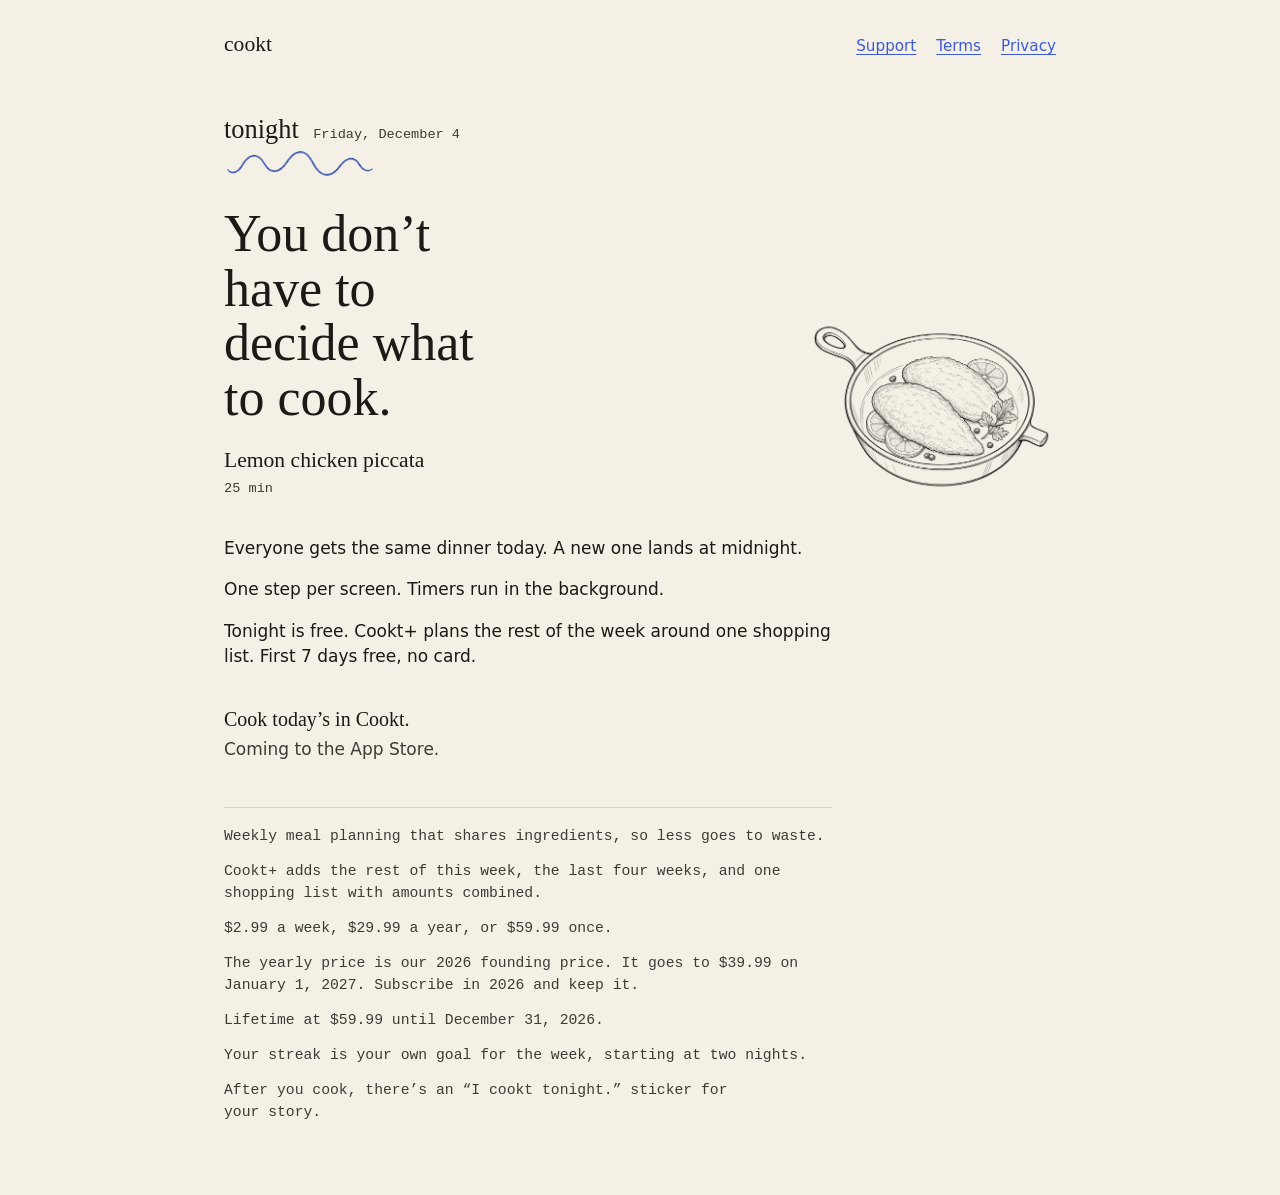
<file: index.html>
<!DOCTYPE html>
<html lang="en">
  <head>
    <meta charset="utf-8" />
    <meta name="viewport" content="width=device-width, initial-scale=1" />
    <title>Cookt</title>
    <meta
      name="description"
      content="Cookt picks today’s dinner. Same one for everyone. A new one tomorrow."
    />
    <meta
      property="og:description"
      content="Cookt picks today’s dinner. Same one for everyone. A new one tomorrow."
    />
    <link rel="stylesheet" href="styles.css" />
  </head>
  <body>
    <div class="page">
      <header class="mast">
        <a class="wordmark" href="./">cookt</a>
        <nav>
          <a href="support/">Support</a>
          <a href="terms/">Terms</a>
          <a href="privacy/">Privacy</a>
        </nav>
      </header>

      <div class="kicker-row">
        <p class="kicker">tonight</p>
      </div>
      <script>
        (function () {
          var row = document.currentScript.previousElementSibling;
          if (!row || !window.Intl || !Intl.DateTimeFormat) return;
          var stamp = document.createElement("p");
          stamp.className = "stamp";
          stamp.textContent = new Intl.DateTimeFormat("en-US", {
            timeZone: "America/Toronto",
            weekday: "long",
            month: "long",
            day: "numeric",
          }).format(new Date());
          row.appendChild(stamp);
        })();
      </script>
      <img class="squiggle" src="squiggle.png" alt="" />

      <div class="plate">
        <div>
          <h1>You don’t have to decide what to cook.</h1>
          <p class="dish">Lemon chicken piccata</p>
          <p class="meta">25 min</p>
        </div>
        <img
          class="sketch"
          src="piccata.png"
          alt="Pen sketch of lemon chicken piccata in a skillet."
        />
      </div>

      <p class="lede">Everyone gets the same dinner today. A new one lands at midnight.</p>
      <p class="lede">One step per screen. Timers run in the background.</p>
      <p class="lede">
        Tonight is free. Cookt+ plans the rest of the week around one shopping list. First 7 days free, no card.
      </p>
      <p class="cta">Cook today’s in Cookt.</p>
      <p class="soon">Coming to the App Store.</p>

      <section class="receipt">
        <p>Weekly meal planning that shares ingredients, so less goes to waste.</p>
        <p>
          Cookt+ adds the rest of this week, the last four weeks, and one shopping list with amounts combined.
        </p>
        <p>$2.99 a week, $29.99 a year, or $59.99 once.</p>
        <p>
          The yearly price is our 2026 founding price. It goes to $39.99 on January 1, 2027. Subscribe in 2026 and keep it.
        </p>
        <p>Lifetime at $59.99 until December 31, 2026.</p>
        <p>Your streak is your own goal for the week, starting at two nights.</p>
        <p>After you cook, there’s an “I cookt tonight.” sticker for your story.</p>
      </section>
    </div>
  </body>
</html>
</file>
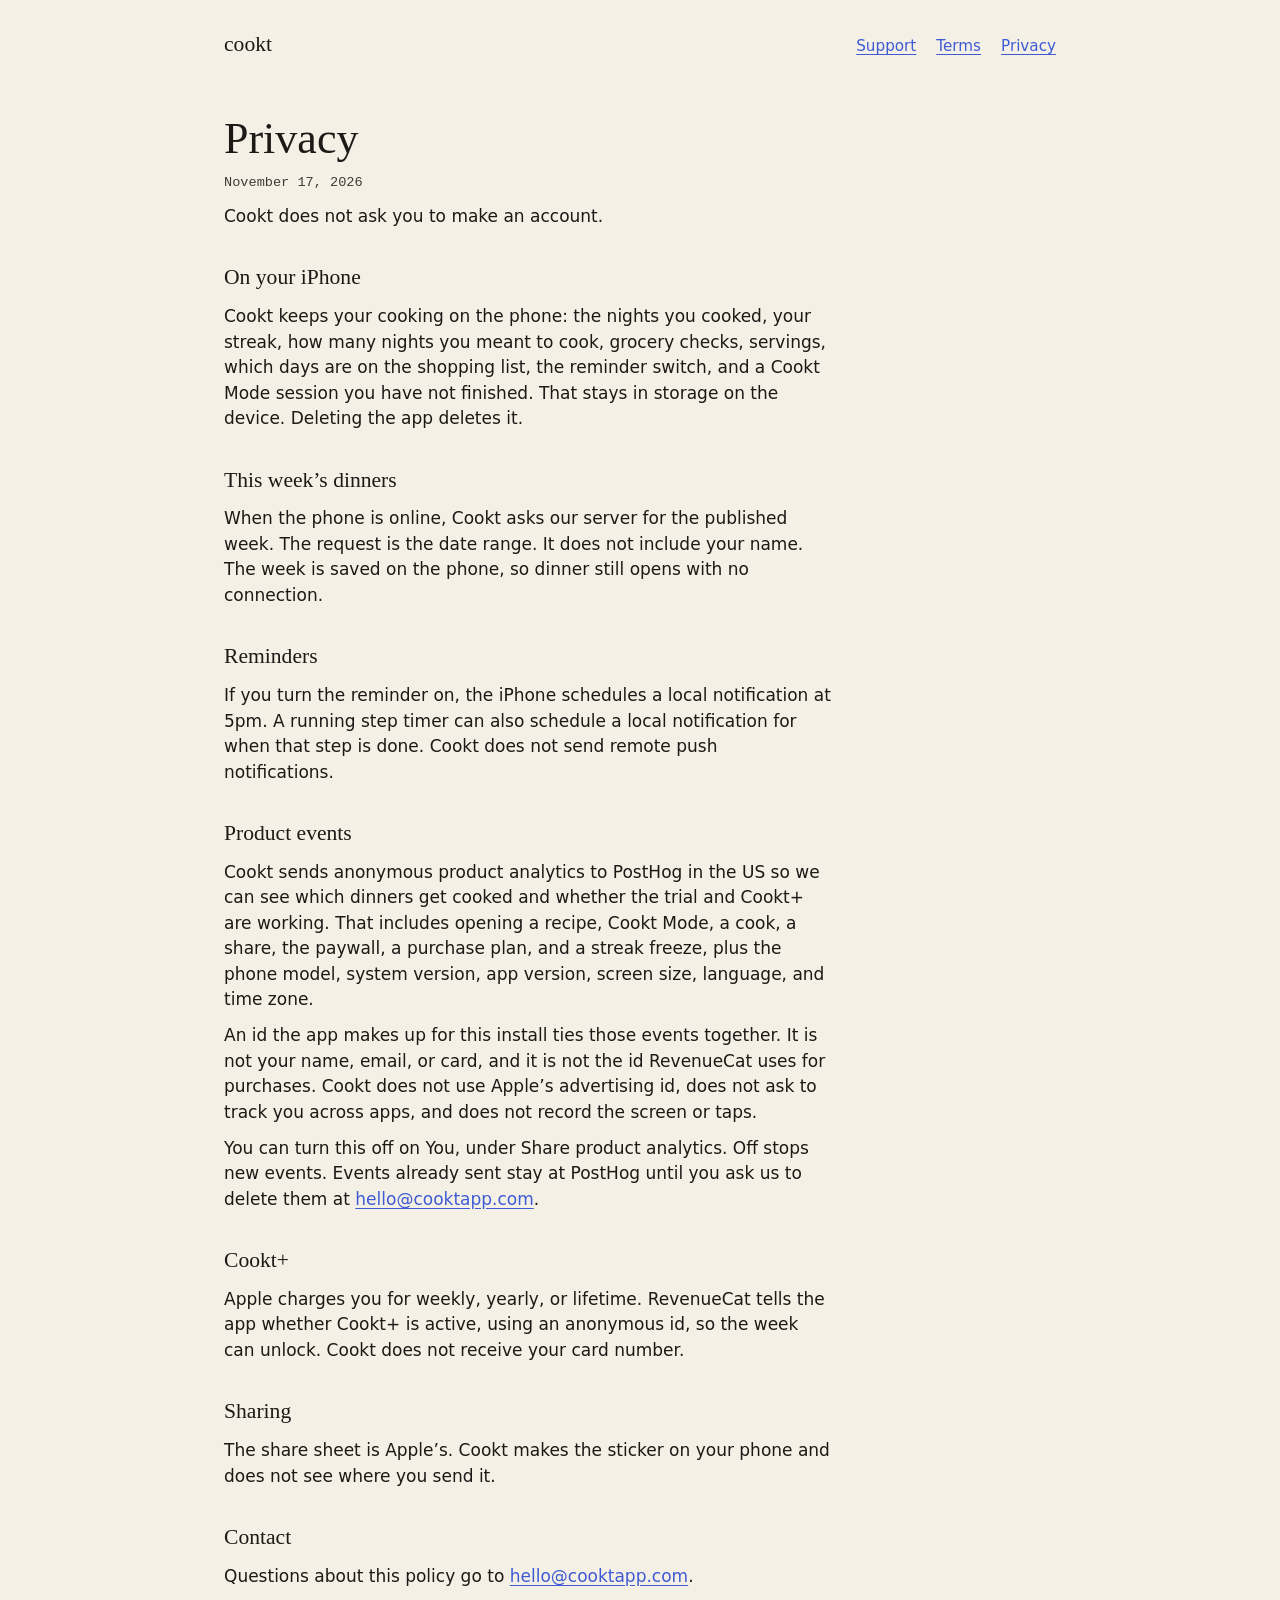
<file: privacy/index.html>
<!DOCTYPE html>
<html lang="en">
  <head>
    <meta charset="utf-8" />
    <meta name="viewport" content="width=device-width, initial-scale=1" />
    <title>Privacy · Cookt</title>
    <meta name="description" content="What Cookt stores on your iPhone, and what it does not." />
    <link rel="stylesheet" href="../styles.css" />
  </head>
  <body>
    <div class="page prose">
      <header class="mast">
        <a class="wordmark" href="../">cookt</a>
        <nav>
          <a href="../support/">Support</a>
          <a href="../terms/">Terms</a>
          <a href="../privacy/">Privacy</a>
        </nav>
      </header>

      <h1>Privacy</h1>
      <p class="dated">November 17, 2026</p>

      <p>Cookt does not ask you to make an account.</p>

      <h2>On your iPhone</h2>
      <p>
        Cookt keeps your cooking on the phone: the nights you cooked, your streak, how many nights you meant to cook, grocery checks, servings, which days are on the shopping list, the reminder switch, and a Cookt Mode session you have not finished. That stays in storage on the device. Deleting the app deletes it.
      </p>

      <h2>This week’s dinners</h2>
      <p>
        When the phone is online, Cookt asks our server for the published week. The request is the date range. It does not include your name. The week is saved on the phone, so dinner still opens with no connection.
      </p>

      <h2>Reminders</h2>
      <p>
        If you turn the reminder on, the iPhone schedules a local notification at 5pm. A running step timer can also schedule a local notification for when that step is done. Cookt does not send remote push notifications.
      </p>

      <h2>Product events</h2>
      <p>
        Cookt sends anonymous product analytics to PostHog in the US so we can see which dinners get cooked and whether the trial and Cookt+ are working. That includes opening a recipe, Cookt Mode, a cook, a share, the paywall, a purchase plan, and a streak freeze, plus the phone model, system version, app version, screen size, language, and time zone.
      </p>
      <p>
        An id the app makes up for this install ties those events together. It is not your name, email, or card, and it is not the id RevenueCat uses for purchases. Cookt does not use Apple’s advertising id, does not ask to track you across apps, and does not record the screen or taps.
      </p>
      <p>
        You can turn this off on You, under Share product analytics. Off stops new events. Events already sent stay at PostHog until you ask us to delete them at <a href="mailto:hello@cooktapp.com">hello@cooktapp.com</a>.
      </p>

      <h2>Cookt+</h2>
      <p>
        Apple charges you for weekly, yearly, or lifetime. RevenueCat tells the app whether Cookt+ is active, using an anonymous id, so the week can unlock. Cookt does not receive your card number.
      </p>

      <h2>Sharing</h2>
      <p>
        The share sheet is Apple’s. Cookt makes the sticker on your phone and does not see where you send it.
      </p>

      <h2>Contact</h2>
      <p>
        Questions about this policy go to <a href="mailto:hello@cooktapp.com">hello@cooktapp.com</a>.
      </p>
    </div>
  </body>
</html>
</file>
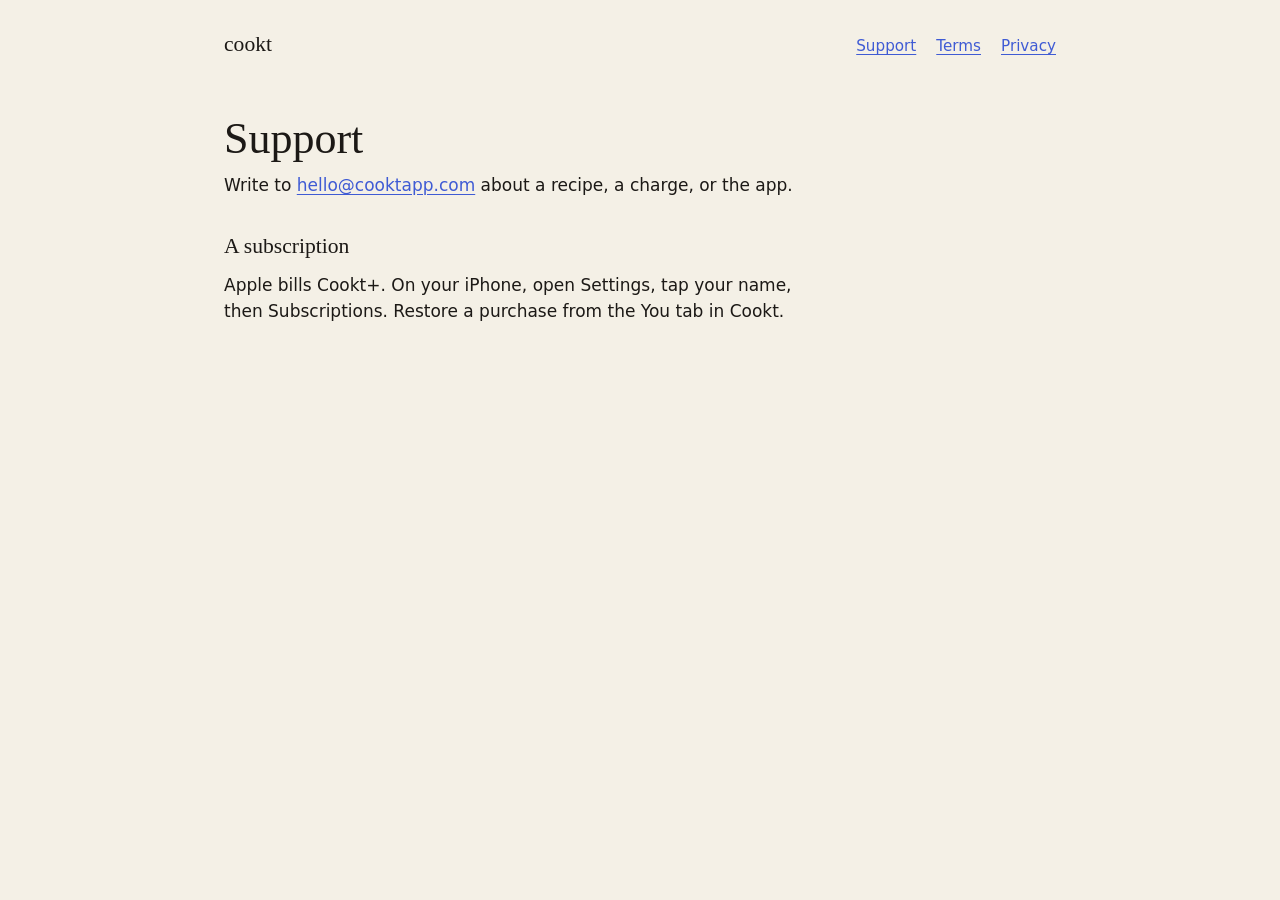
<file: support/index.html>
<!DOCTYPE html>
<html lang="en">
  <head>
    <meta charset="utf-8" />
    <meta name="viewport" content="width=device-width, initial-scale=1" />
    <title>Support · Cookt</title>
    <meta name="description" content="Write to Cookt, or manage a Cookt+ subscription on your iPhone." />
    <link rel="stylesheet" href="../styles.css" />
  </head>
  <body>
    <div class="page prose">
      <header class="mast">
        <a class="wordmark" href="../">cookt</a>
        <nav>
          <a href="../support/">Support</a>
          <a href="../terms/">Terms</a>
          <a href="../privacy/">Privacy</a>
        </nav>
      </header>

      <h1>Support</h1>

      <p>
        Write to <a href="mailto:hello@cooktapp.com">hello@cooktapp.com</a> about a recipe, a charge, or the app.
      </p>

      <h2>A subscription</h2>
      <p>
        Apple bills Cookt+. On your iPhone, open Settings, tap your name, then Subscriptions. Restore a purchase from the You tab in Cookt.
      </p>
    </div>
  </body>
</html>
</file>
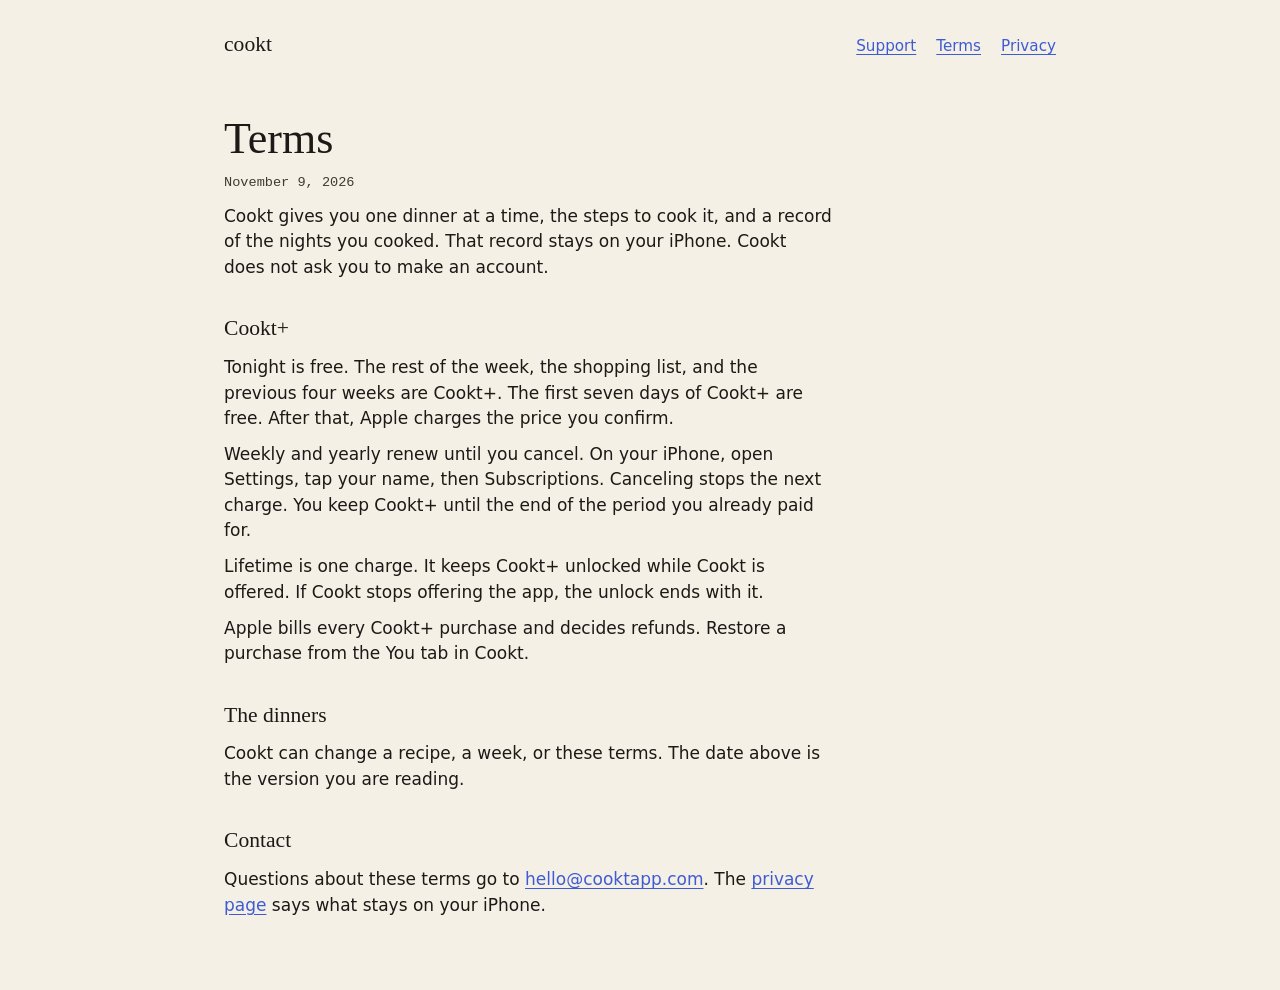
<file: terms/index.html>
<!DOCTYPE html>
<html lang="en">
  <head>
    <meta charset="utf-8" />
    <meta name="viewport" content="width=device-width, initial-scale=1" />
    <title>Terms · Cookt</title>
    <meta name="description" content="What Cookt gives you, and how Cookt+ is billed." />
    <link rel="stylesheet" href="../styles.css" />
  </head>
  <body>
    <div class="page prose">
      <header class="mast">
        <a class="wordmark" href="../">cookt</a>
        <nav>
          <a href="../support/">Support</a>
          <a href="../terms/">Terms</a>
          <a href="../privacy/">Privacy</a>
        </nav>
      </header>

      <h1>Terms</h1>
      <p class="dated">November 9, 2026</p>

      <p>
        Cookt gives you one dinner at a time, the steps to cook it, and a record of the nights you cooked. That record stays on your iPhone. Cookt does not ask you to make an account.
      </p>

      <h2>Cookt+</h2>
      <p>
        Tonight is free. The rest of the week, the shopping list, and the previous four weeks are Cookt+. The first seven days of Cookt+ are free. After that, Apple charges the price you confirm.
      </p>
      <p>
        Weekly and yearly renew until you cancel. On your iPhone, open Settings, tap your name, then Subscriptions. Canceling stops the next charge. You keep Cookt+ until the end of the period you already paid for.
      </p>
      <p>
        Lifetime is one charge. It keeps Cookt+ unlocked while Cookt is offered. If Cookt stops offering the app, the unlock ends with it.
      </p>
      <p>
        Apple bills every Cookt+ purchase and decides refunds. Restore a purchase from the You tab in Cookt.
      </p>

      <h2>The dinners</h2>
      <p>
        Cookt can change a recipe, a week, or these terms. The date above is the version you are reading.
      </p>

      <h2>Contact</h2>
      <p>
        Questions about these terms go to <a href="mailto:hello@cooktapp.com">hello@cooktapp.com</a>.
        The <a href="../privacy/">privacy page</a> says what stays on your iPhone.
      </p>
    </div>
  </body>
</html>
</file>
<file: styles.css>
:root {
  --paper: #f4f0e6;
  --ink: #3f5bd4;
  --graphite: #3f3a34;
  --label: #1c1916;
  --hairline: #d9d1c3;
  --butter: #e7c56a;
  --measure: 38rem;
}

* {
  box-sizing: border-box;
}

html {
  background: var(--paper);
}

body {
  margin: 0;
  min-height: 100vh;
  background: var(--paper);
  color: var(--label);
  font-family: ui-sans-serif, system-ui, sans-serif;
  font-size: 1.0625rem;
  line-height: 1.5;
}

::selection {
  background: var(--butter);
  color: var(--label);
}

a {
  color: var(--ink);
  text-underline-offset: 0.18em;
}

a:focus-visible {
  outline: 2px solid var(--ink);
  outline-offset: 3px;
}

.page {
  width: min(100% - 3rem, 52rem);
  margin: 0 auto;
  padding: 1.75rem 0 4.5rem;
}

.mast {
  display: flex;
  align-items: baseline;
  justify-content: space-between;
  gap: 1.5rem;
  margin-bottom: 3.5rem;
}

.wordmark,
.prose .wordmark {
  color: var(--label);
  font-family: Georgia, "Iowan Old Style", Palatino, serif;
  font-size: 1.35rem;
  font-weight: 400;
  letter-spacing: 0;
  text-decoration: none;
}

.mast nav {
  display: flex;
  gap: 1.25rem;
  font-size: 0.95rem;
}

.kicker-row {
  display: flex;
  flex-wrap: wrap;
  align-items: baseline;
  column-gap: 0.9rem;
  row-gap: 0.4rem;
}

.kicker {
  margin: 0;
  font-family: Georgia, "Iowan Old Style", Palatino, serif;
  font-size: 1.65rem;
  font-weight: 400;
  line-height: 1;
}

.stamp {
  margin: 0;
  color: var(--graphite);
  font-family: ui-monospace, "SFMono-Regular", Menlo, monospace;
  font-size: 0.85rem;
  line-height: 1;
  white-space: nowrap;
}

.squiggle {
  display: block;
  width: 9.5rem;
  height: auto;
  margin: 0.35rem 0 1.75rem;
  mix-blend-mode: multiply;
}

.plate {
  display: grid;
  grid-template-columns: minmax(0, 1fr) 15.5rem;
  column-gap: 1.5rem;
  align-items: end;
}

h1 {
  margin: 0;
  max-width: 11ch;
  font-family: Georgia, "Iowan Old Style", Palatino, serif;
  font-size: clamp(2.6rem, 6vw, 3.25rem);
  font-weight: 400;
  letter-spacing: 0;
  line-height: 1.05;
}

.sketch {
  width: 100%;
  height: auto;
  mix-blend-mode: multiply;
}

.dish {
  margin: 1.15rem 0 0;
  font-family: Georgia, "Iowan Old Style", Palatino, serif;
  font-size: 1.35rem;
  font-weight: 400;
}

.meta {
  margin: 0.2rem 0 0;
  color: var(--graphite);
  font-family: ui-monospace, "SFMono-Regular", Menlo, monospace;
  font-size: 0.85rem;
}

.lede,
.prose p {
  max-width: var(--measure);
}

.lede {
  margin: 2.25rem 0 0;
  text-wrap: pretty;
}

.lede + .lede {
  margin-top: 1rem;
}

.cta {
  margin: 2.25rem 0 0;
  max-width: var(--measure);
  font-family: Georgia, "Iowan Old Style", Palatino, serif;
  font-size: 1.25rem;
  line-height: 1.3;
}

.soon {
  margin: 2rem 0 0;
  color: var(--graphite);
}

.cta + .soon {
  margin-top: 0.35rem;
}

.receipt {
  margin: 2.75rem 0 0;
  max-width: var(--measure);
  padding-top: 1.1rem;
  border-top: 1px solid var(--hairline);
  color: var(--graphite);
  font-family: ui-monospace, "SFMono-Regular", Menlo, monospace;
  font-size: 0.92rem;
  line-height: 1.5;
}

.receipt p {
  margin: 0.8rem 0 0;
  text-wrap: pretty;
}

.receipt p:first-child {
  margin-top: 0;
}

.prose h1 {
  max-width: 16ch;
  margin-bottom: 0.4rem;
  font-size: clamp(2.2rem, 5vw, 2.75rem);
}

.dated {
  margin: 0 0 2rem;
  color: var(--graphite);
  font-family: ui-monospace, "SFMono-Regular", Menlo, monospace;
  font-size: 0.85rem;
}

.prose h2 {
  margin: 2rem 0 0.4rem;
  font-family: Georgia, "Iowan Old Style", Palatino, serif;
  font-size: 1.35rem;
  font-weight: 400;
}

.prose p {
  margin: 0.65rem 0 0;
}

.prose a {
  color: var(--ink);
}

@media (max-width: 720px) {
  .page {
    width: min(100% - 2rem, 52rem);
    padding-top: 1.25rem;
  }

  .mast {
    margin-bottom: 2.5rem;
  }

  .plate {
    grid-template-columns: 1fr;
  }

  .sketch {
    width: min(16rem, 78vw);
    margin-bottom: 1.25rem;
    order: -1;
  }

  h1 {
    max-width: 14ch;
  }
}

@media (prefers-reduced-motion: reduce) {
  * {
    scroll-behavior: auto;
  }
}
</file>
